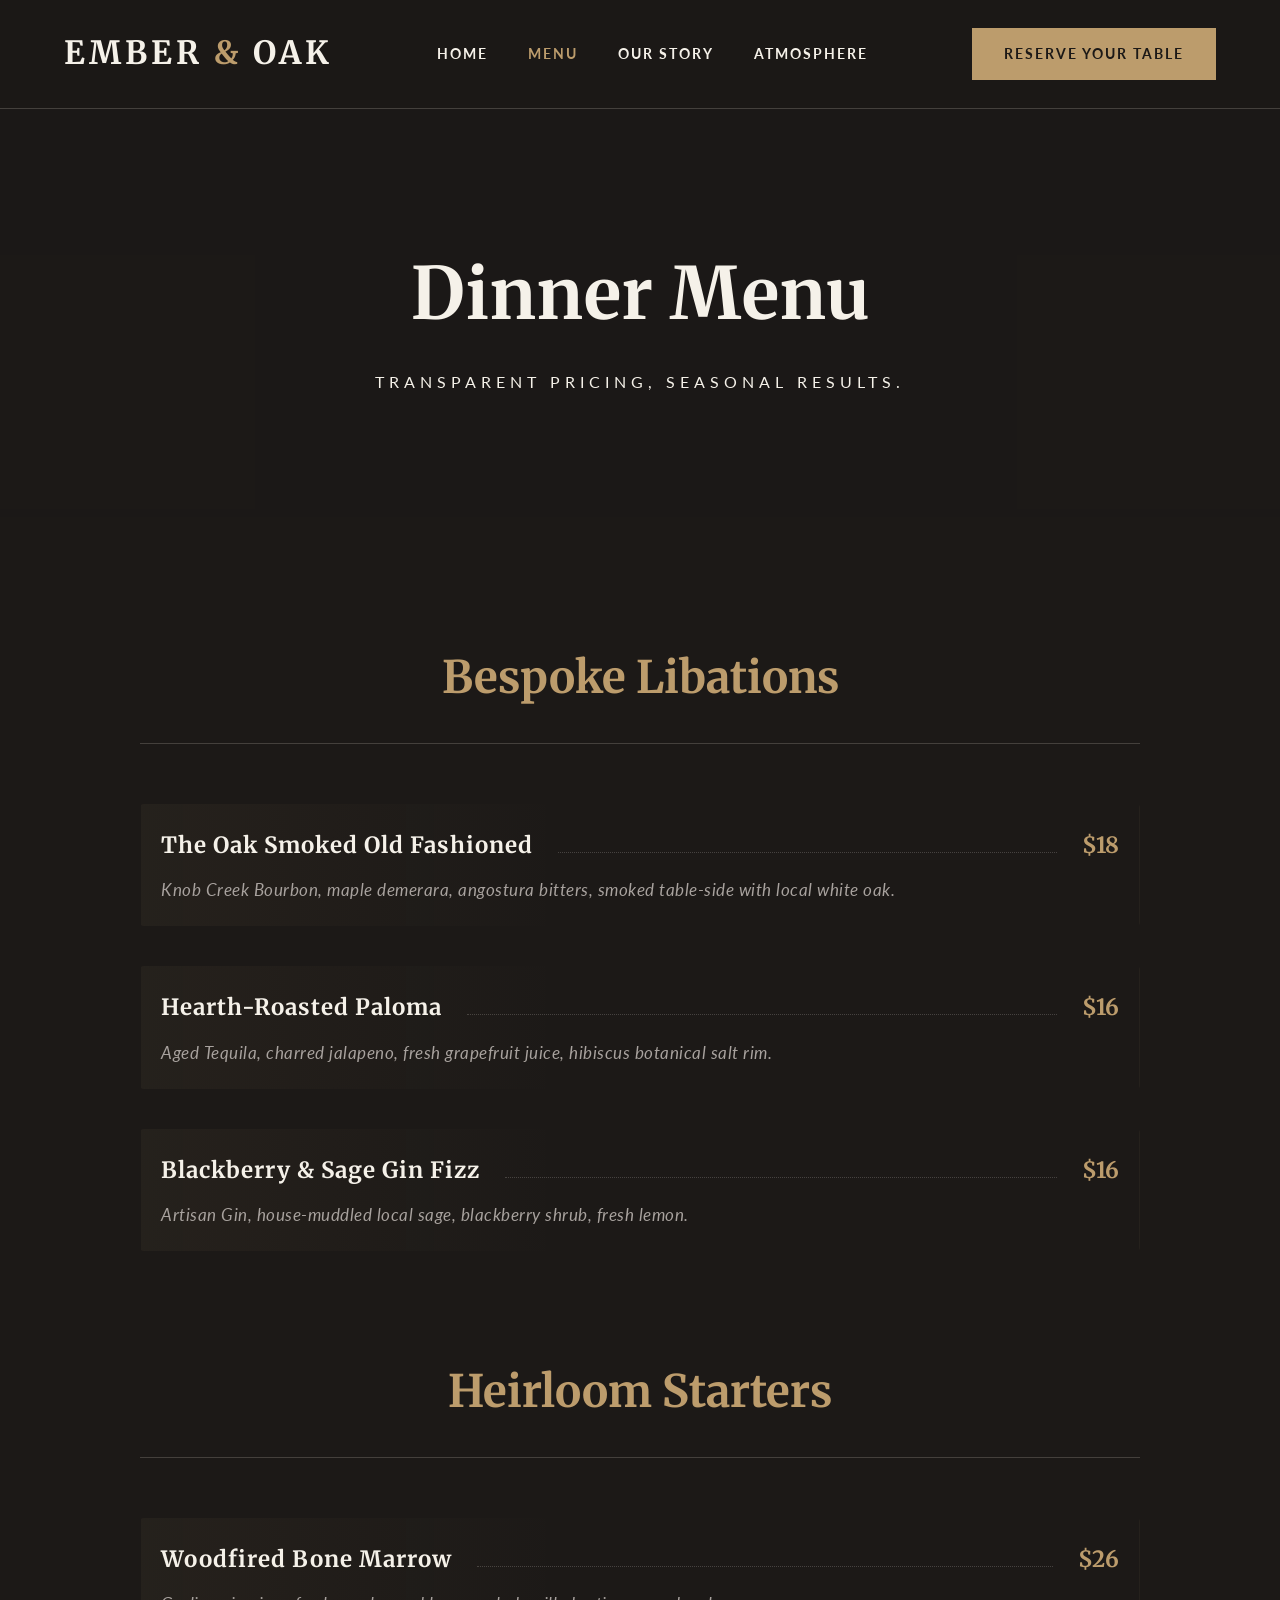
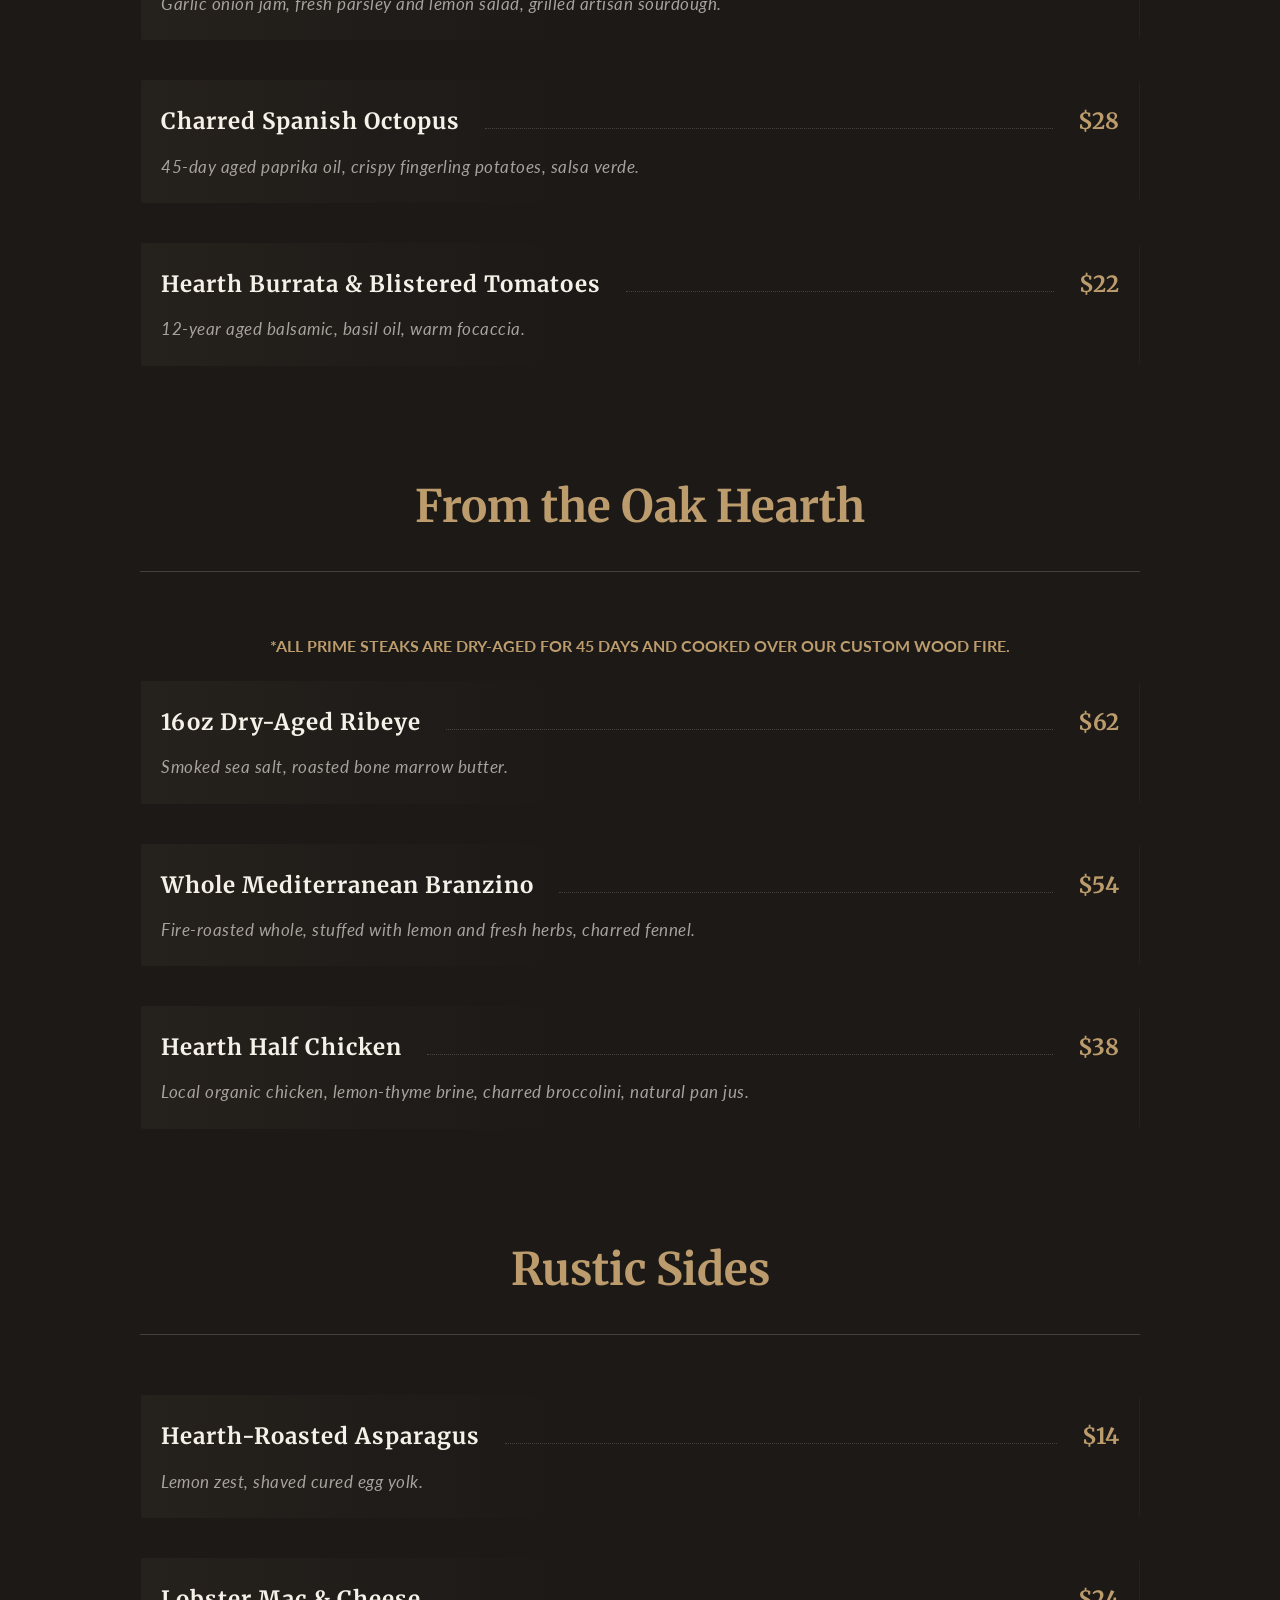
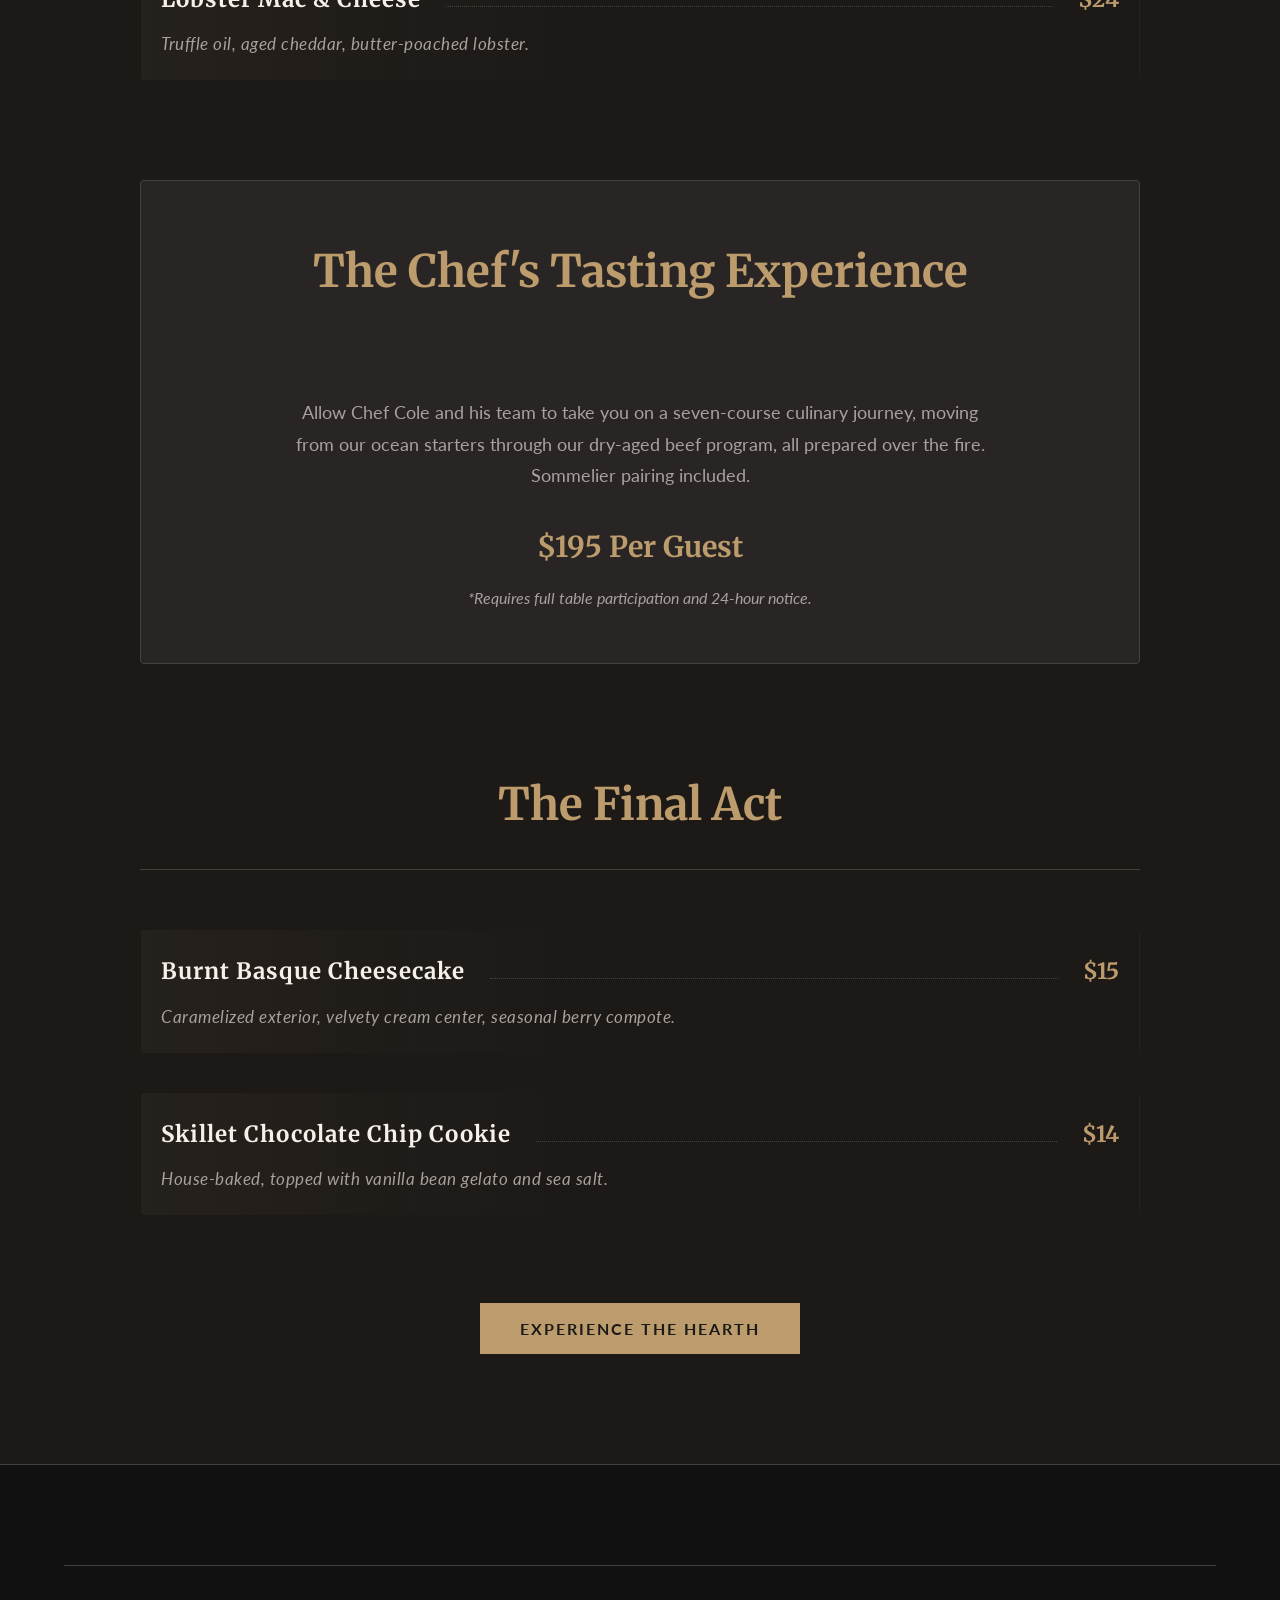
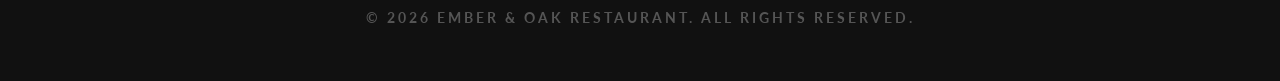
<file: menu.html>
﻿<!DOCTYPE html>
<html lang="en">
<head>
    <meta charset="UTF-8">
    <meta name="viewport" content="width=device-width, initial-scale=1.0">
    <title>Menu | Ember & Oak | Fine Dining</title>
    <link rel="stylesheet" href="style.css?v=20260514-premium-pitch">
    <link href="https://fonts.googleapis.com/css2?family=Lato:wght@300;400;700&family=Merriweather:ital,wght@0,300;0,700;1,300&display=swap" rel="stylesheet">
</head>
<body>

    <header class="navbar">
        <div class="logo">Ember <span>&</span> Oak</div>
        <nav class="nav-links">
            <a href="index.html">Home</a>
            <a href="menu.html" class="active">Menu</a>
            <a href="about.html">Our Story</a>
            <a href="gallery.html">Atmosphere</a>
        </nav>
        <a href="index.html#reservations" class="btn-solid">Reserve Your Table</a>
    </header>

    <section class="section-padding text-center" style="background-image: url('https://images.unsplash.com/photo-1428515613728-6b4607e44363?q=80&w=1920&auto=format&fit=crop'); background-size: cover; background-position: center; position: relative;">
        <div class="hero-overlay" style="background: rgba(28,25,23,0.7);"></div>
        <div style="position: relative; z-index: 10;">
            <h1 class="section-title" style="font-size: 4.5rem; margin-bottom: 10px;">Dinner Menu</h1>
            <p style="color: var(--text-main); text-transform: uppercase; letter-spacing: 5px;">Transparent pricing, seasonal results.</p>
        </div>
    </section>

    <section class="section-padding">
        <div class="menu-container">
            
            <div id="drinks" class="menu-category">
                <h2>Bespoke Libations</h2>
                
                <div class="menu-item">
                    <div class="menu-item-header">
                        <span class="menu-item-name">The Oak Smoked Old Fashioned</span>
                        <div class="menu-item-dots"></div>
                        <span class="menu-item-price">$18</span>
                    </div>
                    <div class="menu-item-desc">Knob Creek Bourbon, maple demerara, angostura bitters, smoked table-side with local white oak.</div>
                </div>

                <div class="menu-item">
                    <div class="menu-item-header">
                        <span class="menu-item-name">Hearth-Roasted Paloma</span>
                        <div class="menu-item-dots"></div>
                        <span class="menu-item-price">$16</span>
                    </div>
                    <div class="menu-item-desc">Aged Tequila, charred jalapeno, fresh grapefruit juice, hibiscus botanical salt rim.</div>
                </div>

                <div class="menu-item">
                    <div class="menu-item-header">
                        <span class="menu-item-name">Blackberry & Sage Gin Fizz</span>
                        <div class="menu-item-dots"></div>
                        <span class="menu-item-price">$16</span>
                    </div>
                    <div class="menu-item-desc">Artisan Gin, house-muddled local sage, blackberry shrub, fresh lemon.</div>
                </div>
            </div>

            <div class="menu-category">
                <h2>Heirloom Starters</h2>
                
                <div class="menu-item">
                    <div class="menu-item-header">
                        <span class="menu-item-name">Woodfired Bone Marrow</span>
                        <div class="menu-item-dots"></div>
                        <span class="menu-item-price">$26</span>
                    </div>
                    <div class="menu-item-desc">Garlic onion jam, fresh parsley and lemon salad, grilled artisan sourdough.</div>
                </div>

                <div class="menu-item">
                    <div class="menu-item-header">
                        <span class="menu-item-name">Charred Spanish Octopus</span>
                        <div class="menu-item-dots"></div>
                        <span class="menu-item-price">$28</span>
                    </div>
                    <div class="menu-item-desc">45-day aged paprika oil, crispy fingerling potatoes, salsa verde.</div>
                </div>

                <div class="menu-item">
                    <div class="menu-item-header">
                        <span class="menu-item-name">Hearth Burrata & Blistered Tomatoes</span>
                        <div class="menu-item-dots"></div>
                        <span class="menu-item-price">$22</span>
                    </div>
                    <div class="menu-item-desc">12-year aged balsamic, basil oil, warm focaccia.</div>
                </div>
            </div>

            <div class="menu-category">
                <h2>From the Oak Hearth</h2>
                <p style="color: var(--primary-accent); text-align: center; margin-bottom: 20px; font-weight: bold; text-transform: uppercase;">*All Prime Steaks are dry-aged for 45 days and cooked over our custom wood fire.</p>
                
                <div class="menu-item">
                    <div class="menu-item-header">
                        <span class="menu-item-name">16oz Dry-Aged Ribeye</span>
                        <div class="menu-item-dots"></div>
                        <span class="menu-item-price">$62</span>
                    </div>
                    <div class="menu-item-desc">Smoked sea salt, roasted bone marrow butter.</div>
                </div>

                <div class="menu-item">
                    <div class="menu-item-header">
                        <span class="menu-item-name">Whole Mediterranean Branzino</span>
                        <div class="menu-item-dots"></div>
                        <span class="menu-item-price">$54</span>
                    </div>
                    <div class="menu-item-desc">Fire-roasted whole, stuffed with lemon and fresh herbs, charred fennel.</div>
                </div>

                <div class="menu-item">
                    <div class="menu-item-header">
                        <span class="menu-item-name">Hearth Half Chicken</span>
                        <div class="menu-item-dots"></div>
                        <span class="menu-item-price">$38</span>
                    </div>
                    <div class="menu-item-desc">Local organic chicken, lemon-thyme brine, charred broccolini, natural pan jus.</div>
                </div>
            </div>

            <div class="menu-category">
                <h2>Rustic Sides</h2>
                
                <div class="menu-item">
                    <div class="menu-item-header">
                        <span class="menu-item-name">Hearth-Roasted Asparagus</span>
                        <div class="menu-item-dots"></div>
                        <span class="menu-item-price">$14</span>
                    </div>
                    <div class="menu-item-desc">Lemon zest, shaved cured egg yolk.</div>
                </div>

                <div class="menu-item">
                    <div class="menu-item-header">
                        <span class="menu-item-name">Lobster Mac & Cheese</span>
                        <div class="menu-item-dots"></div>
                        <span class="menu-item-price">$24</span>
                    </div>
                    <div class="menu-item-desc">Truffle oil, aged cheddar, butter-poached lobster.</div>
                </div>
            </div>

            <div id="tasting" class="menu-category" style="background-color: var(--bg-panel); padding: 50px; border-radius: 4px; border: 1px solid var(--border-color);">
                <h2 style="border: none;">The Chef's Tasting Experience</h2>
                <p style="color: var(--text-muted); font-size: 1.1rem; line-height: 1.8; text-align: center; max-width: 700px; margin: 0 auto 30px;">Allow Chef Cole and his team to take you on a seven-course culinary journey, moving from our ocean starters through our dry-aged beef program, all prepared over the fire. Sommelier pairing included.</p>
                <div style="text-align: center;">
                    <p style="font-family: 'Merriweather', serif; font-size: 1.8rem; font-weight: 700; color: var(--primary-accent);">$195 Per Guest</p>
                    <p style="color: var(--text-muted); font-style: italic; margin-top: 10px;">*Requires full table participation and 24-hour notice.</p>
                </div>
            </div>

            <div class="menu-category">
                <h2>The Final Act</h2>
                
                <div class="menu-item">
                    <div class="menu-item-header">
                        <span class="menu-item-name">Burnt Basque Cheesecake</span>
                        <div class="menu-item-dots"></div>
                        <span class="menu-item-price">$15</span>
                    </div>
                    <div class="menu-item-desc">Caramelized exterior, velvety cream center, seasonal berry compote.</div>
                </div>

                <div class="menu-item">
                    <div class="menu-item-header">
                        <span class="menu-item-name">Skillet Chocolate Chip Cookie</span>
                        <div class="menu-item-dots"></div>
                        <span class="menu-item-price">$14</span>
                    </div>
                    <div class="menu-item-desc">House-baked, topped with vanilla bean gelato and sea salt.</div>
                </div>
            </div>

            <div class="text-center" style="margin-top: 80px;">
                <a href="#reservations" class="btn-solid" style="padding: 16px 40px; font-size: 1rem;">Experience the Hearth</a>
            </div>

        </div>
    </section>

    <footer id="reservations">
        <div class="footer-bottom">
            <p>&copy; 2026 Ember & Oak Restaurant. All Rights Reserved.</p>
        </div>
    </footer>

</body>
</html>
</file>
<file: style.css>
/* --- Global Variables (Ultra-Premium Rustic Aesthetic Theme) --- */
:root {
    --bg-dark: #1c1917; /* Soft, warm dark stone gray/brown */
    --bg-panel: #292524; /* Muted espresso brown */
    --primary-accent: #bc9c6c; /* Antique gold / muted bronze */
    --primary-hover: #d1b99a; /* Soft beige / gold */
    --text-main: #f5f1e9; /* Aged parchment / off-white */
    --text-muted: #a8a29e; /* Warm desaturated gray */
    --border-color: #44403c; /* Softer, warm brown-gray */
}

* { margin: 0; padding: 0; box-sizing: border-box; }

body {
    background-color: var(--bg-dark);
    color: var(--text-main);
    font-family: 'Lato', sans-serif;
    line-height: 1.8; /* Increased line height for a premium feel */
    overflow-x: hidden;
    animation: fadeIn 2s ease-in-out; /* Slower, more luxurious fade */
}

@keyframes fadeIn {
    0% { opacity: 0; transform: translateY(10px); }
    100% { opacity: 1; transform: translateY(0); }
}

h1, h2, h3, .logo { font-family: 'Merriweather', serif; font-weight: 700; }

a { text-decoration: none; color: inherit; transition: all 0.4s ease; }

/* --- Navigation (Floating Glass & Antique Gold) --- */
.navbar {
    display: flex; justify-content: space-between; align-items: center;
    padding: 25px 5%; background: rgba(28, 25, 23, 0.9); /* See-through warm background */
    backdrop-filter: blur(15px); border-bottom: 1px solid var(--border-color);
    position: sticky; top: 0; z-index: 1000;
    transition: all 0.4s ease;
}

.logo { font-size: 2rem; font-weight: 700; letter-spacing: 4px; text-transform: uppercase; color: var(--text-main); }
.logo span { color: var(--primary-accent); }

.nav-links { display: flex; gap: 40px; font-size: 0.85rem; text-transform: uppercase; letter-spacing: 2px; font-weight: 700; }
.nav-links a { position: relative; }
.nav-links a:hover, .nav-links a.active { color: var(--primary-accent); }

/* Premium Underline Hover Effect for Menu Tabs */
.nav-links a::after {
    content: ''; position: absolute; width: 0; height: 1px;
    display: block; margin-top: 5px; right: 0;
    background: var(--primary-accent); transition: width 0.4s ease;
}
.nav-links a:hover::after { width: 100%; left: 0; background: var(--primary-accent); }

/* --- Buttons (Rustic Antique Finish) --- */
.btn-solid {
    background-color: var(--primary-accent); color: var(--bg-dark);
    padding: 14px 32px; font-size: 0.85rem; text-transform: uppercase;
    letter-spacing: 2px; border: none; cursor: pointer; font-weight: 700;
}
.btn-solid:hover { background-color: var(--primary-hover); transform: translateY(-3px); box-shadow: 0 10px 20px rgba(188, 156, 108, 0.1); }

.btn-outline {
    border: 1px solid var(--primary-accent); color: var(--primary-accent);
    padding: 14px 32px; font-size: 0.85rem; text-transform: uppercase;
    letter-spacing: 2px; display: inline-block; background-color: transparent;
}
.btn-outline:hover { background-color: var(--primary-accent); color: var(--bg-dark); }

/* --- Hero Section --- */
.hero {
    height: 95vh; background-size: cover; background-position: center;
    display: flex; align-items: center; justify-content: center;
    text-align: center; position: relative;
}
.hero-overlay {
    position: absolute; top: 0; left: 0; width: 100%; height: 100%;
    /* Gradient from subtle darkness to deep espresso base */
    background: linear-gradient(to bottom, rgba(0,0,0,0.3), rgba(28,25,23,1));
}
.hero-content { position: relative; z-index: 10; max-width: 900px; padding: 0 20px; }
.hero h1 { font-size: 5.5rem; margin-bottom: 20px; letter-spacing: 5px; text-transform: uppercase; color: var(--text-main); line-height: 1.1; }
.hero p { font-size: 1.2rem; color: #ddd; margin-bottom: 40px; letter-spacing: 5px; text-transform: uppercase; font-weight: 300;}

/* --- Layouts & Typography --- */
.section-padding { padding: 120px 5%; max-width: 1400px; margin: 0 auto; }
.text-center { text-align: center; }
.section-title { font-size: 3.5rem; margin-bottom: 20px; color: var(--text-main); letter-spacing: 1px;}
.divider { width: 70px; height: 1px; background-color: var(--primary-accent); margin: 0 auto 50px; opacity: 0.6;}

/* --- Grids --- */
.grid-2 { display: grid; grid-template-columns: 1fr 1fr; gap: 0; background: var(--bg-panel); border-radius: 4px; overflow: hidden;}
.feature-img { width: 100%; height: 100%; min-height: 550px; object-fit: cover; }
.feature-text { padding: 100px; display: flex; flex-direction: column; justify-content: center; }
.feature-text h3 { font-size: 2.8rem; margin-bottom: 20px; color: var(--primary-accent); letter-spacing: 1px; }
.feature-text p { color: var(--text-muted); font-size: 1.15rem; line-height: 1.8; }

/* --- Expanded Menu Styles (Rustic Menu Layout) --- */
.menu-container { max-width: 1000px; margin: 0 auto; }
.menu-category { margin-bottom: 100px; }
.menu-category h2 { font-size: 2.8rem; text-align: center; margin-bottom: 60px; color: var(--primary-accent); border-bottom: 1px solid var(--border-color); padding-bottom: 25px;}
.menu-item { margin-bottom: 40px; transition: all 0.3s ease; padding: 20px; border-radius: 4px; border: 1px solid transparent; }
.menu-item:hover { background-color: var(--bg-panel); transform: scale(1.02); border-color: var(--border-color); }
.menu-item-header { display: flex; justify-content: space-between; align-items: baseline; margin-bottom: 10px; }
.menu-item-name { font-family: 'Merriweather', serif; font-size: 1.4rem; font-weight: 700; letter-spacing: 1px; color: var(--text-main); }
.menu-item-dots { flex-grow: 1; border-bottom: 1px dotted var(--text-muted); margin: 0 25px; opacity: 0.3; }
.menu-item-price { font-size: 1.4rem; font-weight: 700; color: var(--primary-accent); font-family: 'Merriweather', serif; }
.menu-item-desc { font-size: 1.05rem; color: var(--text-muted); max-width: 90%; font-style: italic; letter-spacing: 0.5px; }

/* --- Photo Gallery Grid (Rustic Aesthetic) --- */
.photo-gallery { display: grid; grid-template-columns: repeat(auto-fit, minmax(380px, 1fr)); gap: 15px; }
.photo-gallery img { width: 100%; height: 450px; object-fit: cover; border-radius: 2px; transition: transform 0.6s ease, filter 0.6s ease; filter: sepia(0.2) brightness(0.9); /* Adds a light warm tint */ }
.photo-gallery img:hover { transform: scale(1.04); filter: sepia(0) brightness(1.1); z-index: 10; position: relative; }

/* --- Private Dining Feature --- */
.private-dining {
    display: grid;
    grid-template-columns: 1.05fr 0.95fr;
    gap: 28px;
    align-items: stretch;
    padding: 110px 5%;
    max-width: 1400px;
    margin: 0 auto;
}
.private-dining > div:first-child {
    padding: clamp(34px, 5vw, 70px);
    border: 1px solid var(--border-color);
    background:
        linear-gradient(rgba(28,25,23,0.72), rgba(28,25,23,0.92)),
        url('https://images.unsplash.com/photo-1552566626-52f8b828add9?q=80&w=1400&auto=format&fit=crop') center/cover;
}
.private-dining .kicker {
    color: var(--primary-accent);
    font-size: 0.82rem;
    font-weight: 700;
    letter-spacing: 3px;
    text-transform: uppercase;
    margin-bottom: 18px;
}
.private-dining h2 {
    color: var(--text-main);
    font-size: clamp(2.3rem, 5vw, 4.5rem);
    line-height: 1.08;
    margin-bottom: 24px;
}
.private-dining p {
    color: var(--text-muted);
    max-width: 720px;
    font-size: 1.08rem;
}
.dining-proof {
    display: grid;
    gap: 12px;
}
.dining-proof div {
    display: grid;
    align-content: center;
    min-height: 145px;
    padding: 28px;
    background: var(--bg-panel);
    border: 1px solid var(--border-color);
}
.dining-proof strong {
    color: var(--primary-accent);
    font-family: 'Merriweather', serif;
    font-size: clamp(2.3rem, 5vw, 4rem);
    line-height: 1;
}
.dining-proof span {
    color: var(--text-muted);
    font-weight: 700;
    letter-spacing: 2px;
    text-transform: uppercase;
}

/* --- Footer (Warm Rustic Finish) --- */
footer { background-color: #111111; padding: 100px 5% 50px; border-top: 1px solid var(--border-color); text-align: center; }
.footer-content { max-width: 600px; margin: 0 auto 50px; }
.footer-content h2 { font-size: 2.8rem; margin-bottom: 25px; letter-spacing: 3px; color: var(--text-main); }
.footer-content p { color: var(--text-muted); margin-bottom: 15px; letter-spacing: 1px;}
.footer-bottom { padding-top: 40px; color: #555; font-size: 0.85rem; border-top: 1px solid var(--border-color); text-transform: uppercase; letter-spacing: 3px; font-weight: 700;}

/* --- Mobile Responsiveness --- */
@media (max-width: 768px) {
    body {
        line-height: 1.65;
    }

    .navbar {
        position: relative;
        flex-wrap: wrap;
        gap: 14px;
        padding: 18px;
    }

    .logo {
        width: 100%;
        font-size: 1.45rem;
        letter-spacing: 2px;
        text-align: center;
    }

    .nav-links {
        order: 3;
        display: flex;
        width: 100%;
        gap: 8px;
        overflow-x: auto;
        padding: 2px 0;
        scrollbar-width: none;
        font-size: 0.72rem;
        letter-spacing: 1.1px;
    }

    .nav-links::-webkit-scrollbar { display: none; }

    .nav-links a {
        flex: 0 0 auto;
        padding: 9px 11px;
        background: var(--bg-panel);
        border: 1px solid var(--border-color);
    }

    .nav-links a::after { display: none; }

    .navbar > .btn-solid {
        width: 100%;
        text-align: center;
        padding: 12px 16px;
    }

    .hero {
        min-height: 640px;
        height: auto;
        padding: 70px 18px;
        align-items: flex-end;
        background-position: center;
    }

    .hero-overlay {
        background: linear-gradient(to bottom, rgba(0,0,0,0.18), rgba(28,25,23,0.98));
    }

    .hero-content {
        width: 100%;
        padding: 0;
    }

    .hero h1 {
        font-size: clamp(3rem, 15vw, 4.4rem);
        letter-spacing: 2px;
    }

    .hero p {
        font-size: 0.86rem;
        letter-spacing: 2.4px;
        line-height: 1.7;
        margin-bottom: 26px;
    }

    .hero-content .btn-solid,
    .hero-content .btn-outline,
    footer .btn-solid {
        display: block;
        width: 100%;
        margin: 0 0 12px !important;
        text-align: center;
    }

    .section-padding {
        padding: 70px 18px;
    }

    .section-title {
        font-size: clamp(2.2rem, 11vw, 3rem);
    }

    .grid-2 {
        grid-template-columns: 1fr;
        border-radius: 0;
    }

    .private-dining {
        grid-template-columns: 1fr;
        padding: 70px 18px;
    }

    .feature-img {
        min-height: 320px;
        height: 320px;
    }

    .feature-text {
        padding: 34px 22px;
    }

    .feature-text h3,
    .menu-category h2,
    .footer-content h2 {
        font-size: clamp(1.9rem, 9vw, 2.4rem);
    }

    .feature-text p,
    .menu-item-desc {
        font-size: 1rem;
        max-width: none;
    }

    .menu-category {
        margin-bottom: 58px;
    }

    .menu-category h2 {
        margin-bottom: 30px;
        padding-bottom: 18px;
    }

    .menu-item {
        padding: 18px 0;
        margin-bottom: 10px;
        border-bottom: 1px solid var(--border-color);
    }

    .menu-item:hover {
        transform: none;
    }

    .menu-item-header {
        display: grid;
        grid-template-columns: 1fr auto;
        gap: 12px;
    }

    .menu-item-dots {
        display: none;
    }

    .menu-item-name,
    .menu-item-price {
        font-size: 1.12rem;
    }

    .photo-gallery {
        grid-template-columns: 1fr;
        gap: 12px;
    }

    .photo-gallery img {
        height: 290px;
    }

    footer {
        padding: 70px 20px 34px;
    }

    .footer-bottom {
        line-height: 1.6;
        letter-spacing: 1.5px;
    }
}

.hero {
    overflow: hidden;
}

.hero::after {
    content: "";
    position: absolute;
    inset: 24px;
    border: 1px solid rgba(188, 156, 108, 0.36);
    pointer-events: none;
}

.feature-img,
.photo-gallery img {
    box-shadow: 0 22px 56px rgba(0, 0, 0, 0.22);
}

.feature-text {
    position: relative;
}

.feature-text::before {
    content: "";
    width: 54px;
    height: 2px;
    margin-bottom: 26px;
    background: var(--primary-accent);
}

.menu-item {
    background-image: linear-gradient(90deg, rgba(188,156,108,0.06), transparent 42%);
}

@media (max-width: 768px) {
    .nav-links {
        flex-wrap: wrap;
        justify-content: center;
        overflow: visible;
    }

    .nav-links a {
        flex: 0 1 auto;
    }

    .hero::after {
        inset: 14px;
    }
}
</file>
